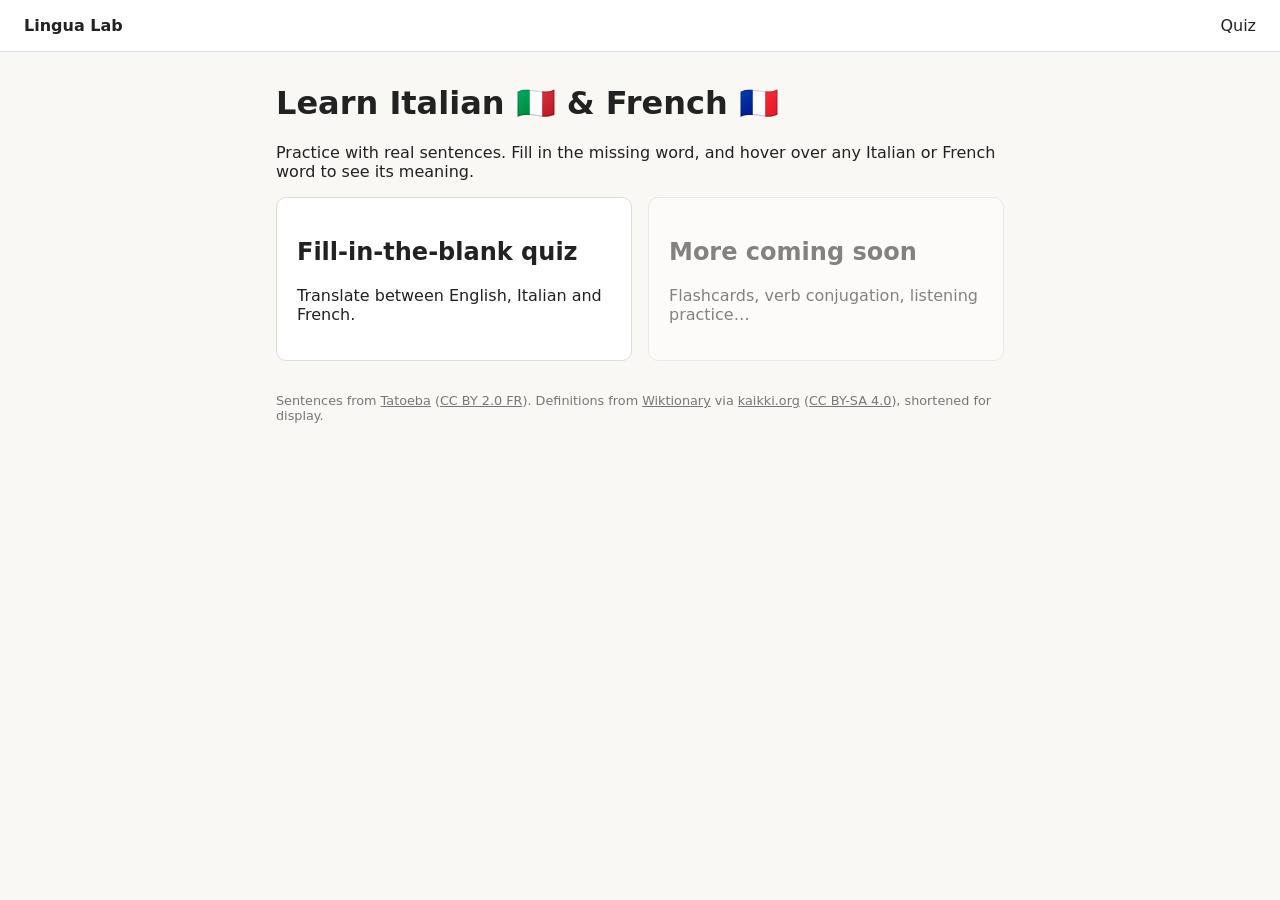
<file: index.html>
<!doctype html>
<html lang="en">
<head>
  <meta charset="utf-8">
  <meta name="viewport" content="width=device-width, initial-scale=1">
  <title>Lingua Lab</title>
  <link rel="stylesheet" href="css/style.css">
</head>
<body>
  <nav class="nav">
    <a href="index.html" class="brand">Lingua Lab</a>
    <a href="quiz.html">Quiz</a>
  </nav>
  <main class="container">
    <h1>Learn Italian 🇮🇹 &amp; French 🇫🇷</h1>
    <p>Practice with real sentences. Fill in the missing word, and hover over any
       Italian or French word to see its meaning.</p>
    <div class="cards">
      <a class="card" href="quiz.html">
        <h2>Fill-in-the-blank quiz</h2>
        <p>Translate between English, Italian and French.</p>
      </a>
      <div class="card disabled">
        <h2>More coming soon</h2>
        <p>Flashcards, verb conjugation, listening practice…</p>
      </div>
    </div>
  </main>
  <footer class="footer">
    <p>Sentences from <a href="https://tatoeba.org/">Tatoeba</a>
       (<a href="https://creativecommons.org/licenses/by/2.0/fr/">CC BY 2.0 FR</a>).
       Definitions from <a href="https://www.wiktionary.org/">Wiktionary</a> via
       <a href="https://kaikki.org/">kaikki.org</a>
       (<a href="https://creativecommons.org/licenses/by-sa/4.0/">CC BY-SA 4.0</a>),
       shortened for display.</p>
  </footer>
</body>
</html>
</file>
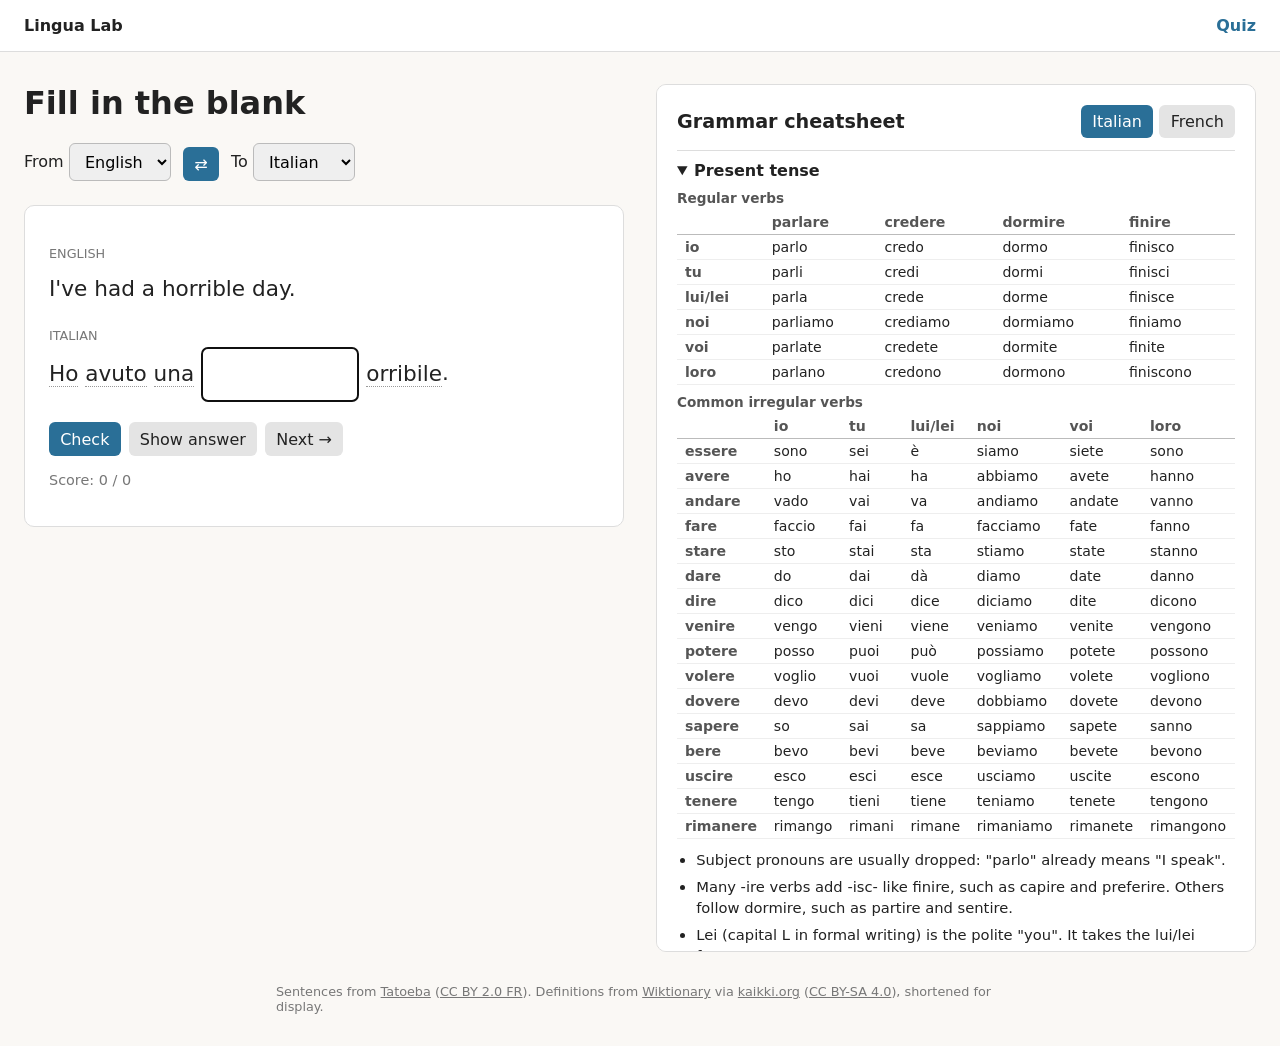
<file: quiz.html>
<!doctype html>
<html lang="en">
<head>
  <meta charset="utf-8">
  <meta name="viewport" content="width=device-width, initial-scale=1">
  <title>Quiz · Lingua Lab</title>
  <link rel="stylesheet" href="css/style.css">
</head>
<body>
  <nav class="nav">
    <a href="index.html" class="brand">Lingua Lab</a>
    <a href="quiz.html" class="active">Quiz</a>
  </nav>
  <div class="split">
  <main class="container">
    <h1>Fill in the blank</h1>

    <div class="controls">
      <label>From
        <select id="fromLang">
          <option value="en">English</option>
          <option value="it">Italian</option>
          <option value="fr">French</option>
        </select>
      </label>
      <button id="swap" title="Swap languages">⇄</button>
      <label>To
        <select id="toLang">
          <option value="en">English</option>
          <option value="it" selected>Italian</option>
          <option value="fr">French</option>
        </select>
      </label>
    </div>

    <section class="quiz-box">
      <p class="label" id="sourceLabel"></p>
      <p class="sentence" id="source"></p>
      <p class="label" id="targetLabel"></p>
      <p class="sentence" id="target"></p>

      <div class="actions">
        <button id="check">Check</button>
        <button id="reveal" class="secondary">Show answer</button>
        <button id="next" class="secondary">Next →</button>
        <button id="markRight" class="secondary" hidden>My answer was right</button>
      </div>
      <p id="feedback"></p>
      <p id="definition"></p>
      <p class="score">Score: <span id="score">0</span> / <span id="total">0</span></p>
    </section>
  </main>
  <aside id="cheatsheet" class="cheatsheet" aria-label="Grammar cheatsheet"></aside>
  </div>
  <footer class="footer">
    <p>Sentences from <a href="https://tatoeba.org/">Tatoeba</a>
       (<a href="https://creativecommons.org/licenses/by/2.0/fr/">CC BY 2.0 FR</a>).
       Definitions from <a href="https://www.wiktionary.org/">Wiktionary</a> via
       <a href="https://kaikki.org/">kaikki.org</a>
       (<a href="https://creativecommons.org/licenses/by-sa/4.0/">CC BY-SA 4.0</a>),
       shortened for display.</p>
  </footer>

  <script src="js/common.js"></script>
  <script src="js/cheatsheet.js"></script>
  <script src="js/quiz.js"></script>
</body>
</html>
</file>
<file: css/style.css>
:root { --bg:#faf8f5; --fg:#222; --accent:#2a6f97; --ok:#2e7d32; --bad:#c62828; --card:#fff; }
* { box-sizing: border-box; }
body { margin:0; font-family: system-ui, sans-serif; background:var(--bg); color:var(--fg); }
.nav { display:flex; gap:1.5rem; padding:1rem 1.5rem; background:var(--card); border-bottom:1px solid #ddd; }
.nav a { color:var(--fg); text-decoration:none; }
.nav .brand { font-weight:700; margin-right:auto; }
.nav a.active { color:var(--accent); font-weight:600; }
.container { max-width:760px; margin:2rem auto; padding:0 1rem; }
.cards { display:grid; grid-template-columns:repeat(auto-fit,minmax(240px,1fr)); gap:1rem; }
.card { background:var(--card); padding:1.25rem; border-radius:10px; border:1px solid #ddd; color:inherit; text-decoration:none; }
.card:hover { border-color:var(--accent); }
.card.disabled { opacity:.55; }
.controls { display:flex; align-items:end; gap:.75rem; margin-bottom:1.5rem; flex-wrap:wrap; }
select, input, button { font:inherit; padding:.45rem .7rem; border-radius:6px; border:1px solid #bbb; }
button { background:var(--accent); color:#fff; border:none; cursor:pointer; }
button.secondary { background:#e4e4e4; color:var(--fg); }
.quiz-box { background:var(--card); padding:1.5rem; border-radius:10px; border:1px solid #ddd; }
.label { font-size:.8rem; text-transform:uppercase; color:#777; margin:1rem 0 .25rem; }
.sentence { font-size:1.35rem; line-height:2.2; margin:0; }
.blank { width:9em; font-size:1.1rem; text-align:center; }
.actions { display:flex; gap:.5rem; margin-top:1.25rem; flex-wrap:wrap; }
#feedback.ok { color:var(--ok); } #feedback.bad { color:var(--bad); }
#definition { white-space:pre-line; line-height:1.4; }
#definition:empty { display:none; }
.score { color:#777; font-size:.9rem; }

.footer { max-width:760px; margin:2rem auto; padding:0 1rem; color:#777; font-size:.8rem; }
.footer a { color:inherit; }

/* two halves: page content + cheatsheet */
.split { display:grid; grid-template-columns:minmax(0,1fr) minmax(0,1fr); gap:2rem; align-items:start;
         max-width:1400px; margin:2rem auto; padding:0 1.5rem; }
.split .container { max-width:none; margin:0; padding:0; }
.split h1 { margin-top:0; }
.cheatsheet { position:sticky; top:1rem; max-height:calc(100vh - 2rem); overflow-y:auto;
              background:var(--card); padding:1.25rem; border-radius:10px; border:1px solid #ddd; }
.cheat-header { display:flex; justify-content:space-between; align-items:center; gap:.75rem; flex-wrap:wrap; margin-bottom:.75rem; }
.cheat-header h2 { margin:0; font-size:1.2rem; }
.cheat-tabs { display:flex; gap:.4rem; }
.cheatsheet details { border-top:1px solid #ddd; padding:.6rem 0; }
.cheatsheet summary { font-weight:600; cursor:pointer; }
.cheatsheet p, .cheatsheet ul { font-size:.92rem; line-height:1.45; margin:.6rem 0; }
.cheatsheet ul { padding-left:1.2rem; }
.cheatsheet li { margin-bottom:.35rem; }
.cheat-table { overflow-x:auto; margin:.6rem 0; }
.cheat-table table { border-collapse:collapse; font-size:.88rem; width:100%; }
.cheat-table caption { text-align:left; font-weight:600; font-size:.85rem; color:#555; padding-bottom:.25rem; }
.cheat-table th, .cheat-table td { padding:.25rem .5rem; border-bottom:1px solid #eee; text-align:left; white-space:nowrap; }
.cheat-table thead th { color:#555; border-bottom:1px solid #bbb; }
.cheat-table tbody th { font-weight:600; color:#555; }

@media (max-width:900px) {
  .split { grid-template-columns:minmax(0,1fr); padding:0 1rem; }
  .cheatsheet { position:static; max-height:none; overflow-y:visible; }
}

/* hoverable words + tooltip */
.word { position:relative; border-bottom:1px dotted #999; cursor:help; }
.word:hover::after {
  content: attr(data-tip);
  position:absolute; left:50%; bottom:130%; transform:translateX(-50%);
  width:max-content; max-width:260px; white-space:pre-line;
  background:#222; color:#fff; font-size:.85rem; line-height:1.4;
  padding:.5rem .7rem; border-radius:6px; z-index:10; pointer-events:none;
}
</file>
